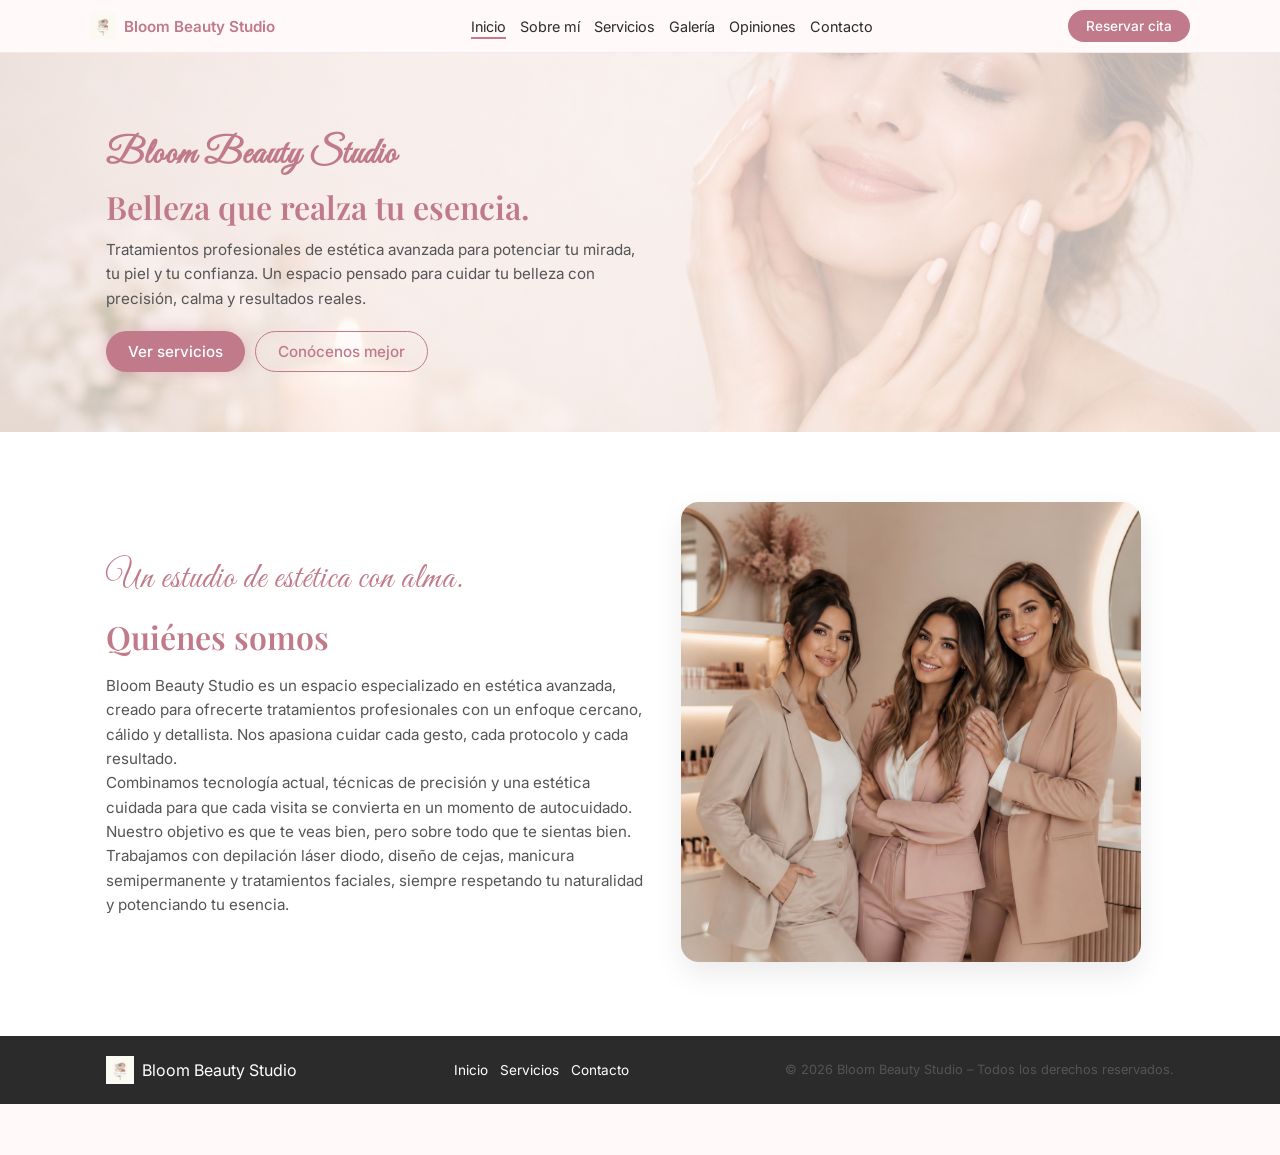
<file: index.html>
<!DOCTYPE html>
<html lang="es">
<head>
  <meta charset="UTF-8">
  <meta name="viewport" content="width=device-width, initial-scale=1.0">
  <title>Bloom Beauty Studio · Inicio</title>
  <link href="https://fonts.googleapis.com/css2?family=Great+Vibes&family=Playfair+Display:wght@500;600&family=Inter:wght@400;500;600&display=swap" rel="stylesheet">
  <link rel="stylesheet" href="style.css">

  <style>
    /* Glitter Rain */
    .glitter-rain {
      position: fixed;
      top: 0;
      left: 0;
      width: 100%;
      height: 100%;
      pointer-events: none;
      overflow: hidden;
      animation: fadeOut 3s forwards;
      z-index: 9999;
    }

    .glitter {
      position: absolute;
      width: 6px;
      height: 6px;
      background: rgba(255, 215, 255, 0.9);
      border-radius: 50%;
      animation: fall 3s linear forwards;
    }

    @keyframes fall {
      from { transform: translateY(-50px); opacity: 1; }
      to { transform: translateY(100vh); opacity: 0; }
    }

    @keyframes fadeOut {
      from { opacity: 1; }
      to { opacity: 0; visibility: hidden; }
    }
  </style>

  <script>
    // Generar glitter al entrar
    document.addEventListener("DOMContentLoaded", () => {
      const container = document.createElement("div");
      container.className = "glitter-rain";

      for (let i = 0; i < 60; i++) {
        const dot = document.createElement("div");
        dot.className = "glitter";
        dot.style.left = Math.random() * 100 + "vw";
        dot.style.animationDelay = Math.random() * 1.5 + "s";
        container.appendChild(dot);
      }

      document.body.appendChild(container);

      setTimeout(() => container.remove(), 3000);
    });
  </script>

</head>

<body>

<header class="header">
  <div class="container header__inner">
    <div class="header__brand">
      <img src="img/Logo.png" alt="Bloom Beauty Studio Logo" class="header__logo header__logo--small">
      <span class="header__name">Bloom Beauty Studio</span>
    </div>
    <nav class="header__nav">
      <a href="index.html" class="active">Inicio</a>
      <a href="sobre.html">Sobre mí</a>
      <a href="servicios.html">Servicios</a>
      <a href="galeria.html">Galería</a>
      <a href="opiniones.html">Opiniones</a>
      <a href="contacto.html">Contacto</a>
    </nav>
    <a href="contacto.html" class="btn btn--primary btn--small">Reservar cita</a>
  </div>
</header>

<section class="hero hero--bg fade-in">
  <div class="container hero__inner">
    <div class="hero__text">
      <h1 class="manuscrita">Bloom Beauty Studio</h1>
      <h2 class="hero__title">Belleza que realza tu esencia.</h2>
      <p class="hero__subtitle">
        Tratamientos profesionales de estética avanzada para potenciar tu mirada, tu piel y tu confianza.
        Un espacio pensado para cuidar tu belleza con precisión, calma y resultados reales.
      </p>
      <div class="hero__actions">
        <a href="servicios.html" class="btn btn--primary btn--glow">Ver servicios</a>
        <a href="sobre.html" class="btn btn--outline">Conócenos mejor</a>
      </div>
    </div>
    <div class="hero__image glitter slide-up">
      <img src="img/herobloompro.png" alt="Bloom Beauty Studio">
    </div>
  </div>
</section>

<section class="section section--light fade-in">
  <div class="container section__two-cols">
    <div class="section__content">
      <p class="manuscrita">Un estudio de estética con alma.</p>
      <h2>Quiénes somos</h2>
      <p>
        Bloom Beauty Studio es un espacio especializado en estética avanzada, creado para ofrecerte tratamientos
        profesionales con un enfoque cercano, cálido y detallista. Nos apasiona cuidar cada gesto, cada protocolo
        y cada resultado.
      </p>
      <p>
        Combinamos tecnología actual, técnicas de precisión y una estética cuidada para que cada visita se convierta
        en un momento de autocuidado. Nuestro objetivo es que te veas bien, pero sobre todo que te sientas bien.
      </p>
      <p>
        Trabajamos con depilación láser diodo, diseño de cejas, manicura semipermanente y tratamientos faciales,
        siempre respetando tu naturalidad y potenciando tu esencia.
      </p>
    </div>

    <div class="section__image slide-up">
      <img src="img/quienes-somos.png" alt="Estudio Bloom Beauty">
    </div>

  </div>
</section>

<footer class="footer">
  <div class="container footer__inner">
    <div class="footer__brand">
      <img src="img/Logo.png" alt="Bloom Logo">
      <span>Bloom Beauty Studio</span>
    </div>
    <div class="footer__links">
      <a href="index.html">Inicio</a>
      <a href="servicios.html">Servicios</a>
      <a href="contacto.html">Contacto</a>
    </div>
    <p class="footer__copy">© 2026 Bloom Beauty Studio – Todos los derechos reservados.</p>
  </div>
</footer>
<script src="scroll-animations.js"></script>

</body>
</html>
</file>
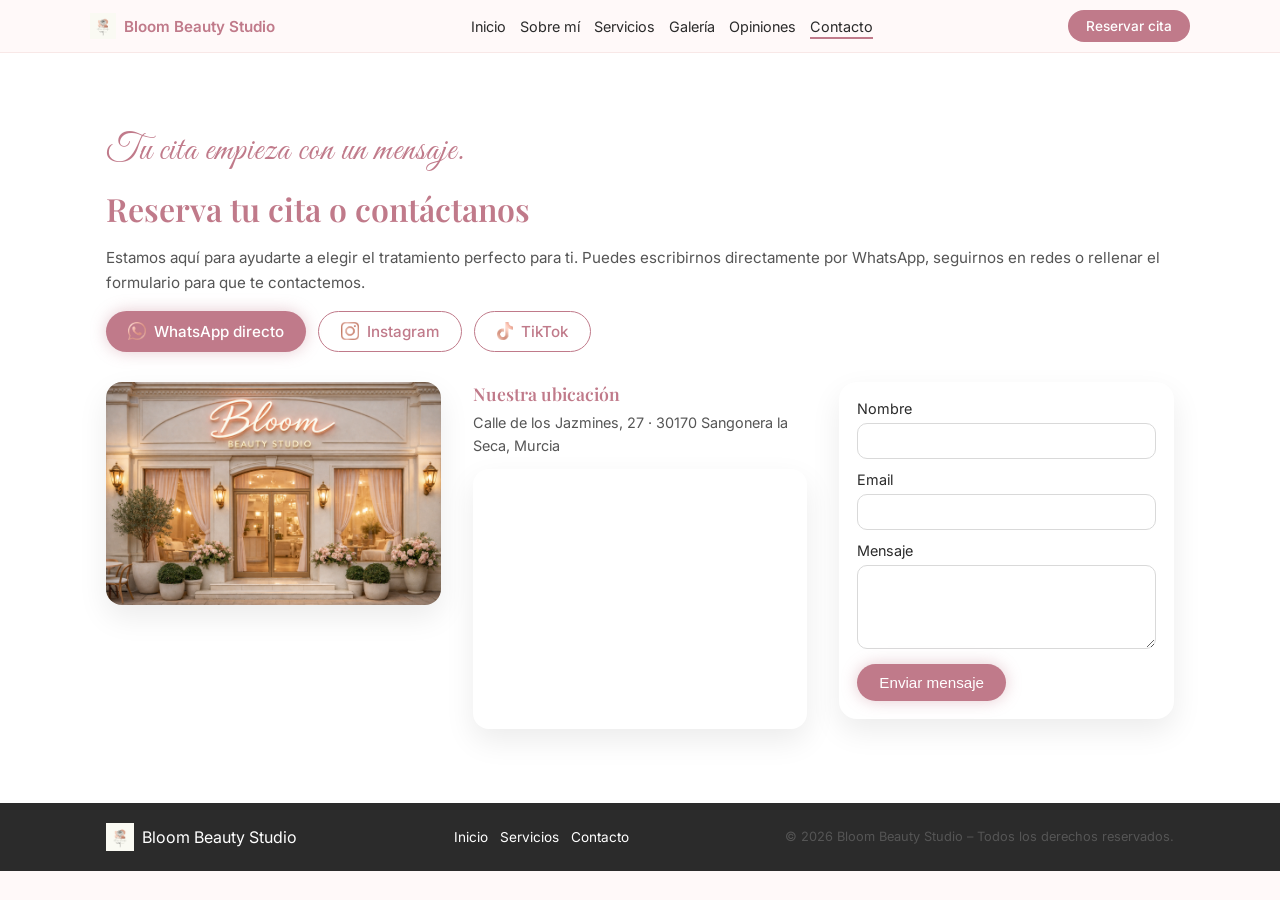
<file: contacto.html>
<!DOCTYPE html>
<html lang="es">
<head>
  <meta charset="UTF-8">
  <meta name="viewport" content="width=device-width, initial-scale=1.0">
  <title>Bloom Beauty Studio · Contacto</title>
  <link href="https://fonts.googleapis.com/css2?family=Great+Vibes&family=Playfair+Display:wght@500;600&family=Inter:wght@400;500;600&display=swap" rel="stylesheet">
  <link rel="stylesheet" href="style.css">
</head>
<body>

<header class="header">
  <div class="container header__inner">
    <div class="header__brand">
      <img src="img/Logo.png" alt="Bloom Beauty Studio Logo" class="header__logo header__logo--small">
      <span class="header__name">Bloom Beauty Studio</span>
    </div>
    <nav class="header__nav">
      <a href="index.html">Inicio</a>
      <a href="sobre.html">Sobre mí</a>
      <a href="servicios.html">Servicios</a>
      <a href="galeria.html">Galería</a>
      <a href="opiniones.html">Opiniones</a>
      <a href="contacto.html" class="active">Contacto</a>
    </nav>
    <a href="contacto.html" class="btn btn--primary btn--small">Reservar cita</a>
  </div>
</header>

<section class="section section--light fade-in">
  <div class="container">

    <p class="manuscrita">Tu cita empieza con un mensaje.</p>
    <h2>Reserva tu cita o contáctanos</h2>
    <p>
      Estamos aquí para ayudarte a elegir el tratamiento perfecto para ti. Puedes escribirnos directamente por WhatsApp,
      seguirnos en redes o rellenar el formulario para que te contactemos.
    </p>

    <div class="contact__actions">
      <a href="https://wa.me/34600000000" target="_blank" class="btn btn--primary btn--glow contact__whatsapp">
        <img src="img/iconowhatsapp.png" alt="WhatsApp">
        WhatsApp directo
      </a>
      <a href="#" target="_blank" class="btn btn--outline contact__social-btn">
        <img src="img/logoinstagram.png" alt="Instagram">
        Instagram
      </a>
      <a href="#" target="_blank" class="btn btn--outline contact__social-btn">
        <img src="img/logotiktok.png" alt="TikTok">
        TikTok
      </a>
    </div>

    <!-- NUEVO BLOQUE DE 3 COLUMNAS -->
    <div class="section__three-cols">

      <!-- Columna 1: Imagen del estudio -->
      <div class="contact__visual slide-up">
        <img src="img/ubicacion-bloom.png" alt="Estudio Bloom Beauty Studio" class="contact__studio-img">
      </div>

      <!-- Columna 2: Mapa ficticio -->
      <div class="contact__map contact__map--ficticio slide-up">
        <h3 class="map-title">Nuestra ubicación</h3>
        <p class="map-address">Calle de los Jazmines, 27 · 30170 Sangonera la Seca, Murcia</p>

        <iframe
          class="map-frame"
          src="https://maps.google.com/maps?q=Calle%20de%20los%20Jazmines%2027%20Sangonera%20la%20Seca&t=&z=15&ie=UTF8&iwloc=&output=embed"
          allowfullscreen=""
          loading="lazy">
        </iframe>
      </div>

      <!-- Columna 3: Formulario -->
      <form class="contact__form slide-up">
        <label>
          Nombre
          <input type="text" name="nombre" required>
        </label>
        <label>
          Email
          <input type="email" name="email" required>
        </label>
        <label>
          Mensaje
          <textarea name="mensaje" rows="4" required></textarea>
        </label>
        <button type="submit" class="btn btn--primary btn--glow">Enviar mensaje</button>
      </form>

    </div>

  </div>
</section>

<footer class="footer">
  <div class="container footer__inner">
    <div class="footer__brand">
      <img src="img/Logo.png" alt="Bloom Logo">
      <span>Bloom Beauty Studio</span>
    </div>
    <div class="footer__links">
      <a href="index.html">Inicio</a>
      <a href="servicios.html">Servicios</a>
      <a href="contacto.html">Contacto</a>
    </div>
    <p class="footer__copy">© 2026 Bloom Beauty Studio – Todos los derechos reservados.</p>
  </div>
</footer>
<script src="scroll-animations.js"></script>

</body>
</html>
</file>
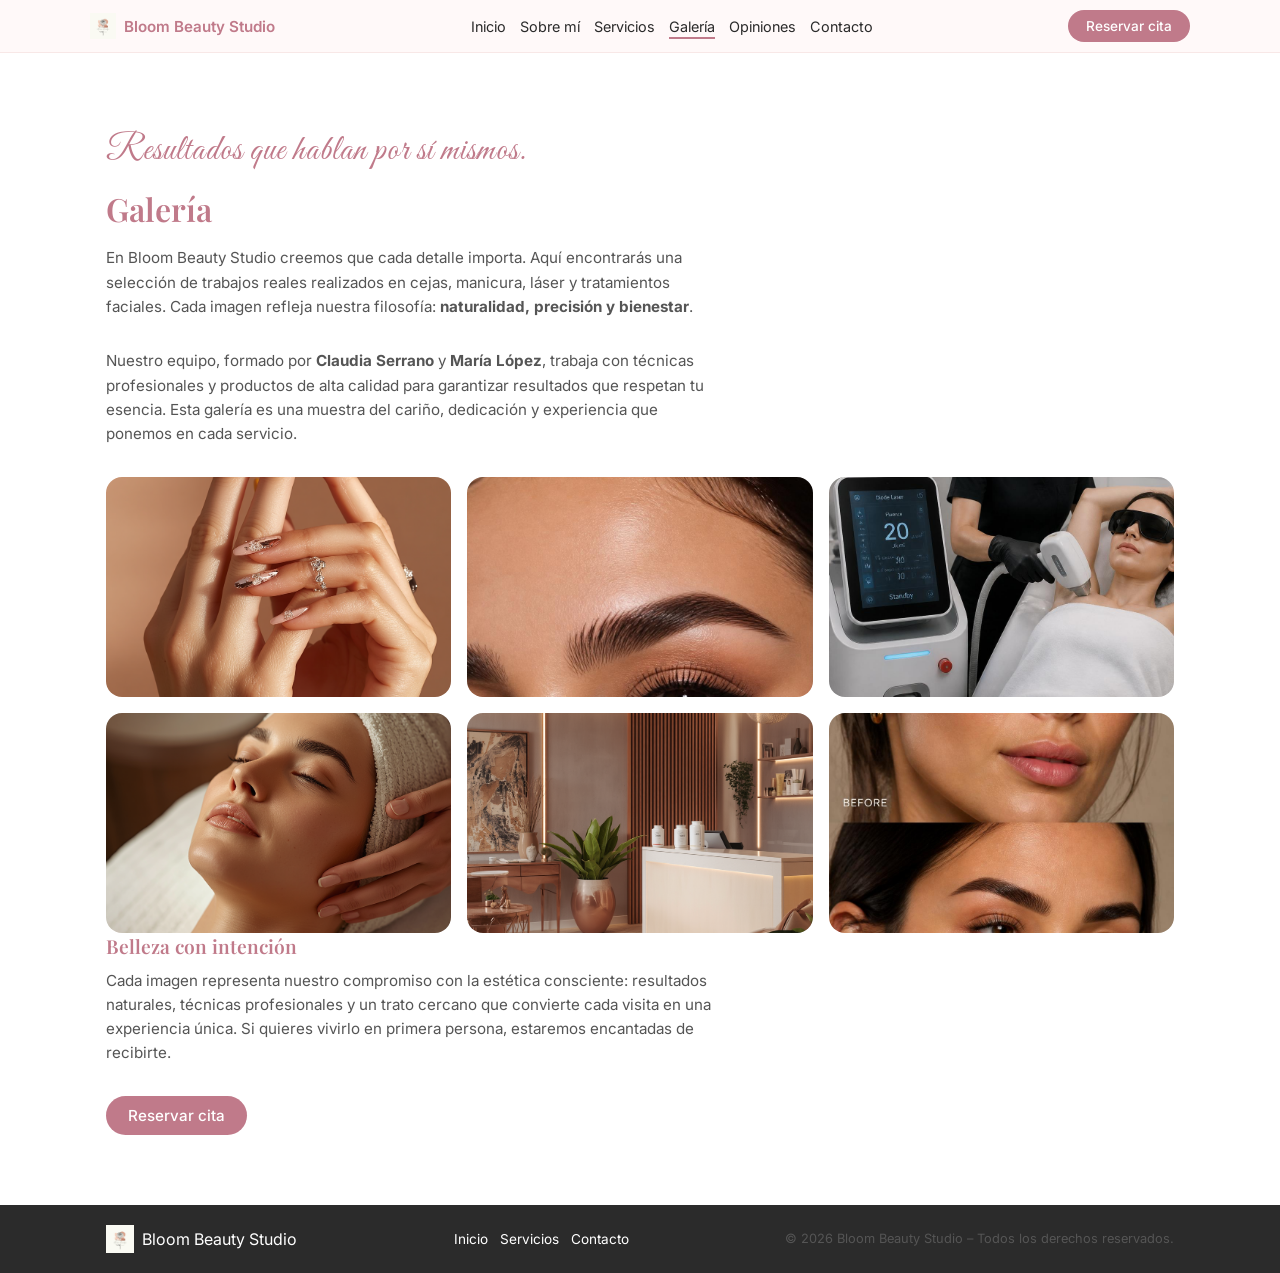
<file: galeria.html>
<!DOCTYPE html>
<html lang="es">
<head>
  <meta charset="UTF-8">
  <meta name="viewport" content="width=device-width, initial-scale=1.0">
  <title>Bloom Beauty Studio · Galería</title>
  <link href="https://fonts.googleapis.com/css2?family=Great+Vibes&family=Playfair+Display:wght@500;600&family=Inter:wght@400;500;600&display=swap" rel="stylesheet">
  <link rel="stylesheet" href="style.css">
</head>
<body>

<header class="header fade-in">
  <div class="container header__inner">
    <div class="header__brand slide-left">
      <img src="img/Logo.png" alt="Bloom Beauty Studio Logo" class="header__logo header__logo--small">
      <span class="header__name">Bloom Beauty Studio</span>
    </div>
    <nav class="header__nav slide-right">
      <a href="index.html">Inicio</a>
      <a href="sobre.html">Sobre mí</a>
      <a href="servicios.html">Servicios</a>
      <a href="galeria.html" class="active">Galería</a>
      <a href="opiniones.html">Opiniones</a>
      <a href="contacto.html">Contacto</a>
    </nav>
    <a href="contacto.html" class="btn btn--primary btn--small slide-up">Reservar cita</a>
  </div>
</header>

<section class="section section--light fade-in">
  <div class="container">

    <p class="manuscrita fade-in">Resultados que hablan por sí mismos.</p>
    <h2 class="fade-in">Galería</h2>

    <p class="section__intro fade-in">
      En Bloom Beauty Studio creemos que cada detalle importa. Aquí encontrarás una selección de trabajos reales
      realizados en cejas, manicura, láser y tratamientos faciales. Cada imagen refleja nuestra filosofía:
      <strong>naturalidad, precisión y bienestar</strong>.
    </p>

    <p class="section__intro fade-in">
      Nuestro equipo, formado por <strong>Claudia Serrano</strong> y <strong>María López</strong>, trabaja con técnicas
      profesionales y productos de alta calidad para garantizar resultados que respetan tu esencia. Esta galería es una
      muestra del cariño, dedicación y experiencia que ponemos en cada servicio.
    </p>

    <div class="grid grid--gallery">

      <!-- MANICURA PREMIUM -->
      <div class="flip-card zoom-in">
        <div class="flip-card-inner">
          <div class="flip-card-front">
            <img src="img/manicurapremium.png" alt="Manicura premium">
          </div>
          <div class="flip-card-back">
            <h3>Manicura Premium</h3>
            <p>
              Manicura semipermanente con preparación profunda de la uña, productos profesionales y acabado perfecto.
              Diseñada para durar semanas sin perder brillo ni calidad.
            </p>
          </div>
        </div>
      </div>

      <!-- CEJAS PERFECTAS -->
      <div class="flip-card zoom-in">
        <div class="flip-card-inner">
          <div class="flip-card-front">
            <img src="img/cejasperfectas.png" alt="Cejas perfectas">
          </div>
          <div class="flip-card-back">
            <h3>Cejas Perfectas</h3>
            <p>
              Diseño de cejas con medición profesional, visagismo y técnica precisa. Realzamos tu mirada respetando la
              armonía natural de tu rostro.
            </p>
          </div>
        </div>
      </div>

      <!-- LÁSER DIODO -->
      <div class="flip-card zoom-in">
        <div class="flip-card-inner">
          <div class="flip-card-front">
            <img src="img/laserdiodoenaccion.png" alt="Láser diodo en acción">
          </div>
          <div class="flip-card-back">
            <h3>Depilación Láser Diodo</h3>
            <p>
              Sesiones realizadas con aparatología avanzada y protocolos de seguridad. Explicamos cada paso y cuidamos tu
              piel antes y después del tratamiento.
            </p>
          </div>
        </div>
      </div>

      <!-- FACIAL LUJO -->
      <div class="flip-card zoom-in">
        <div class="flip-card-inner">
          <div class="flip-card-front">
            <img src="img/tratamientofaciallujo.png" alt="Tratamiento facial lujo">
          </div>
          <div class="flip-card-back">
            <h3>Facial de Lujo</h3>
            <p>
              Limpieza profunda, exfoliación, masaje y mascarilla específica para devolver luminosidad, suavidad y
              frescura a tu piel. Un ritual completo de bienestar.
            </p>
          </div>
        </div>
      </div>

      <!-- DETALLE DEL ESTUDIO -->
      <div class="flip-card zoom-in">
        <div class="flip-card-inner">
          <div class="flip-card-front">
            <img src="img/detalleestudio.png" alt="Detalle del estudio">
          </div>
          <div class="flip-card-back">
            <h3>Detalles del Estudio</h3>
            <p>
              Un espacio cálido, ordenado y pensado para tu comodidad. Cada rincón está diseñado para que vivas una
              experiencia relajante desde el primer momento.
            </p>
          </div>
        </div>
      </div>

      <!-- ANTES Y DESPUÉS -->
      <div class="flip-card zoom-in">
        <div class="flip-card-inner">
          <div class="flip-card-front">
            <img src="img/antesdespuescejas.png" alt="Antes y después cejas">
          </div>
          <div class="flip-card-back">
            <h3>Antes y Después</h3>
            <p>
              Comparativa real de cejas antes y después del diseño. Un ejemplo claro del cambio que aporta un trabajo
              profesional y personalizado.
            </p>
          </div>
        </div>
      </div>

    </div>

    <h3 class="gallery__subtitle fade-in">Belleza con intención</h3>
    <p class="section__intro fade-in">
      Cada imagen representa nuestro compromiso con la estética consciente: resultados naturales, técnicas profesionales
      y un trato cercano que convierte cada visita en una experiencia única. Si quieres vivirlo en primera persona,
      estaremos encantadas de recibirte.
    </p>

    <div class="center slide-up">
      <a href="contacto.html" class="btn btn--primary">Reservar cita</a>
    </div>

  </div>
</section>

<footer class="footer fade-in">
  <div class="container footer__inner">
    <div class="footer__brand slide-left">
      <img src="img/Logo.png" alt="Bloom Logo">
      <span>Bloom Beauty Studio</span>
    </div>
    <div class="footer__links slide-right">
      <a href="index.html">Inicio</a>
      <a href="servicios.html">Servicios</a>
      <a href="contacto.html">Contacto</a>
    </div>
    <p class="footer__copy">© 2026 Bloom Beauty Studio – Todos los derechos reservados.</p>
  </div>
</footer>

<script src="scroll-animations.js"></script>
</body>
</html>
</file>
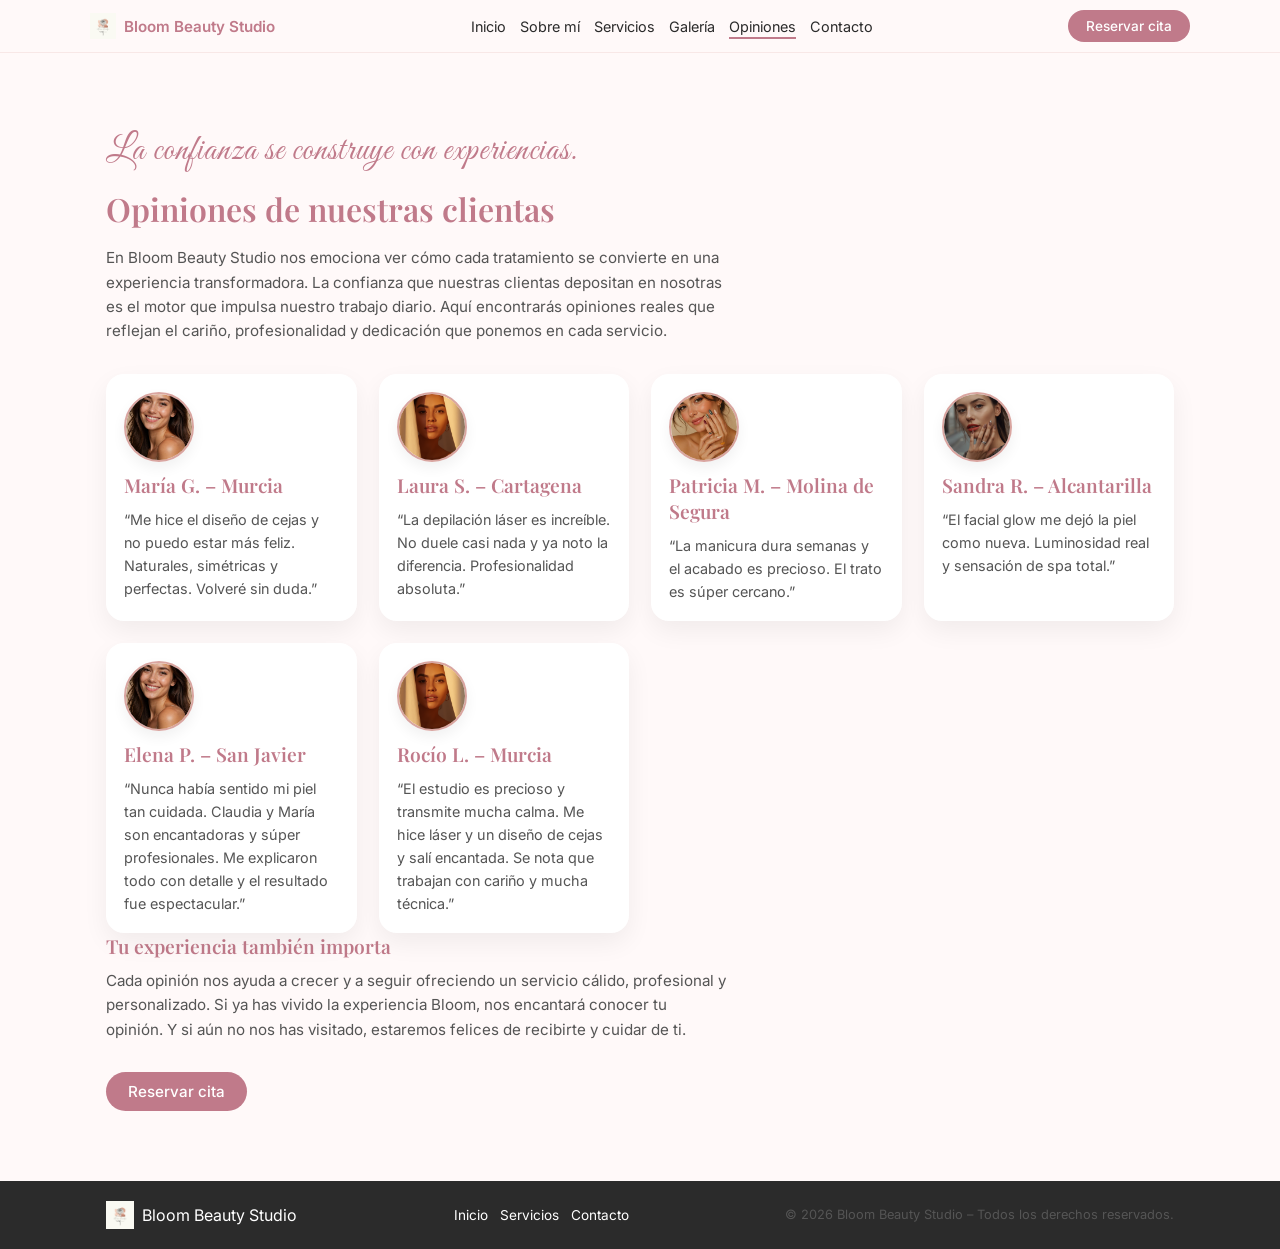
<file: opiniones.html>
<!DOCTYPE html>
<html lang="es">
<head>
  <meta charset="UTF-8">
  <meta name="viewport" content="width=device-width, initial-scale=1.0">
  <title>Bloom Beauty Studio · Opiniones</title>
  <link href="https://fonts.googleapis.com/css2?family=Great+Vibes&family=Playfair+Display:wght@500;600&family=Inter:wght@400;500;600&display=swap" rel="stylesheet">
  <link rel="stylesheet" href="style.css">
</head>
<body>

<header class="header">
  <div class="container header__inner">
    <div class="header__brand">
      <img src="img/Logo.png" alt="Bloom Beauty Studio Logo" class="header__logo header__logo--small">
      <span class="header__name">Bloom Beauty Studio</span>
    </div>
    <nav class="header__nav">
      <a href="index.html">Inicio</a>
      <a href="sobre.html">Sobre mí</a>
      <a href="servicios.html">Servicios</a>
      <a href="galeria.html">Galería</a>
      <a href="opiniones.html" class="active">Opiniones</a>
      <a href="contacto.html">Contacto</a>
    </nav>
    <a href="contacto.html" class="btn btn--primary btn--small">Reservar cita</a>
  </div>
</header>

<section class="section fade-in">
  <div class="container">

    <p class="manuscrita">La confianza se construye con experiencias.</p>
    <h2>Opiniones de nuestras clientas</h2>

    <p class="section__intro">
      En Bloom Beauty Studio nos emociona ver cómo cada tratamiento se convierte en una experiencia transformadora.
      La confianza que nuestras clientas depositan en nosotras es el motor que impulsa nuestro trabajo diario.
      Aquí encontrarás opiniones reales que reflejan el cariño, profesionalidad y dedicación que ponemos en cada servicio.
    </p>

    <div class="cards cards--testimonios">

      <!-- TESTIMONIO 1 -->
      <article class="card card--testimonial slide-up">
        <div class="card__avatar-wrapper">
          <img src="img/testimonio1.png" alt="Testimonio 1" class="card__avatar">
        </div>
        <h3>María G. – Murcia</h3>
        <p>
          “Me hice el diseño de cejas y no puedo estar más feliz. Naturales, simétricas y perfectas. Volveré sin duda.”
        </p>
      </article>

      <!-- TESTIMONIO 2 -->
      <article class="card card--testimonial slide-up">
        <div class="card__avatar-wrapper">
          <img src="img/testimonio2.png" alt="Testimonio 2" class="card__avatar">
        </div>
        <h3>Laura S. – Cartagena</h3>
        <p>
          “La depilación láser es increíble. No duele casi nada y ya noto la diferencia. Profesionalidad absoluta.”
        </p>
      </article>

      <!-- TESTIMONIO 3 -->
      <article class="card card--testimonial slide-up">
        <div class="card__avatar-wrapper">
          <img src="img/testimonio3.png" alt="Testimonio 3" class="card__avatar">
        </div>
        <h3>Patricia M. – Molina de Segura</h3>
        <p>
          “La manicura dura semanas y el acabado es precioso. El trato es súper cercano.”
        </p>
      </article>

      <!-- TESTIMONIO 4 -->
      <article class="card card--testimonial slide-up">
        <div class="card__avatar-wrapper">
          <img src="img/testimonio4.png" alt="Testimonio 4" class="card__avatar">
        </div>
        <h3>Sandra R. – Alcantarilla</h3>
        <p>
          “El facial glow me dejó la piel como nueva. Luminosidad real y sensación de spa total.”
        </p>
      </article>

      <!-- TESTIMONIO NUEVO 5 -->
      <article class="card card--testimonial slide-up">
        <div class="card__avatar-wrapper">
          <img src="img/testimonio1.png" alt="Testimonio 5" class="card__avatar">
        </div>
        <h3>Elena P. – San Javier</h3>
        <p>
          “Nunca había sentido mi piel tan cuidada. Claudia y María son encantadoras y súper profesionales.
          Me explicaron todo con detalle y el resultado fue espectacular.”
        </p>
      </article>

      <!-- TESTIMONIO NUEVO 6 -->
      <article class="card card--testimonial slide-up">
        <div class="card__avatar-wrapper">
          <img src="img/testimonio2.png" alt="Testimonio 6" class="card__avatar">
        </div>
        <h3>Rocío L. – Murcia</h3>
        <p>
          “El estudio es precioso y transmite mucha calma. Me hice láser y un diseño de cejas y salí encantada.
          Se nota que trabajan con cariño y mucha técnica.”
        </p>
      </article>

    </div>

    <h3 class="gallery__subtitle">Tu experiencia también importa</h3>
    <p class="section__intro">
      Cada opinión nos ayuda a crecer y a seguir ofreciendo un servicio cálido, profesional y personalizado.
      Si ya has vivido la experiencia Bloom, nos encantará conocer tu opinión.
      Y si aún no nos has visitado, estaremos felices de recibirte y cuidar de ti.
    </p>

    <div class="center">
      <a href="contacto.html" class="btn btn--primary">Reservar cita</a>
    </div>

  </div>
</section>

<footer class="footer">
  <div class="container footer__inner">
    <div class="footer__brand">
      <img src="img/Logo.png" alt="Bloom Logo">
      <span>Bloom Beauty Studio</span>
    </div>
    <div class="footer__links">
      <a href="index.html">Inicio</a>
      <a href="servicios.html">Servicios</a>
      <a href="contacto.html">Contacto</a>
    </div>
    <p class="footer__copy">© 2026 Bloom Beauty Studio – Todos los derechos reservados.</p>
  </div>
</footer>
<script src="scroll-animations.js"></script>

</body>
</html>
</file>
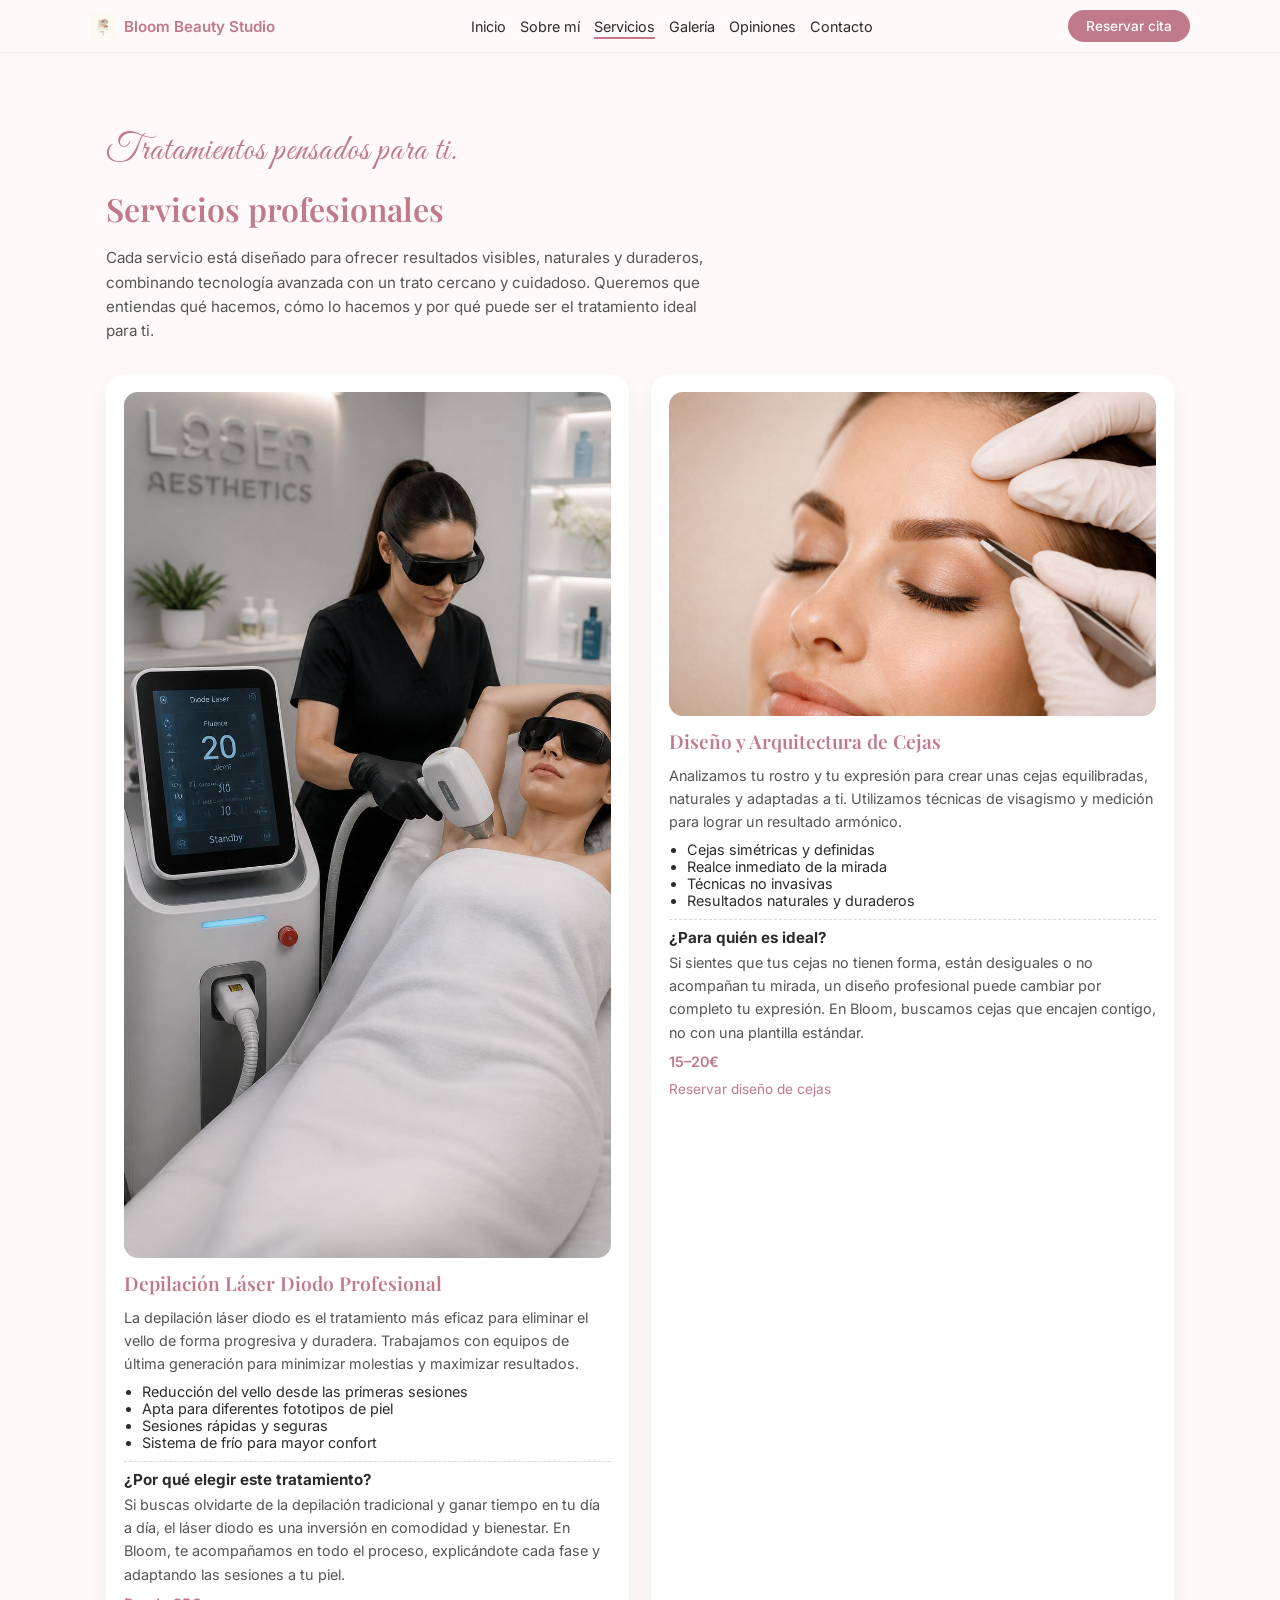
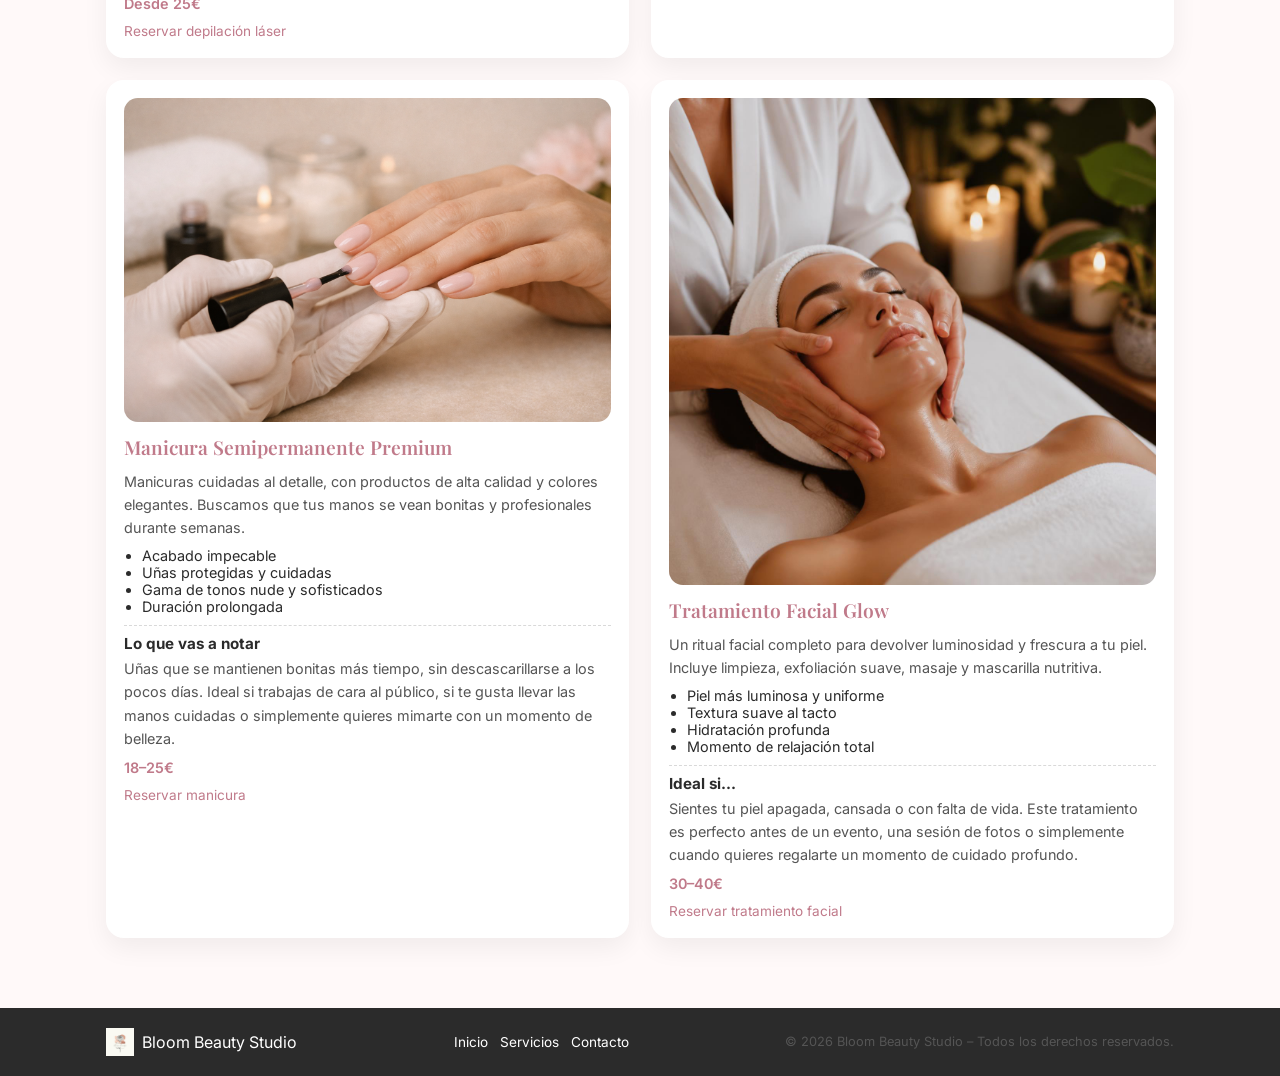
<file: servicios.html>
<!DOCTYPE html>
<html lang="es">
<head>
  <meta charset="UTF-8">
  <meta name="viewport" content="width=device-width, initial-scale=1.0">
  <title>Bloom Beauty Studio · Servicios</title>
  <link href="https://fonts.googleapis.com/css2?family=Great+Vibes&family=Playfair+Display:wght@500;600&family=Inter:wght@400;500;600&display=swap" rel="stylesheet">
  <link rel="stylesheet" href="style.css">
</head>
<body>

<header class="header">
  <div class="container header__inner">
    <div class="header__brand">
      <img src="img/Logo.png" alt="Bloom Beauty Studio Logo" class="header__logo header__logo--small">
      <span class="header__name">Bloom Beauty Studio</span>
    </div>
    <nav class="header__nav">
      <a href="index.html">Inicio</a>
      <a href="sobre.html">Sobre mí</a>
      <a href="servicios.html" class="active">Servicios</a>
      <a href="galeria.html">Galería</a>
      <a href="opiniones.html">Opiniones</a>
      <a href="contacto.html">Contacto</a>
    </nav>
    <a href="contacto.html" class="btn btn--primary btn--small">Reservar cita</a>
  </div>
</header>

<section class="section fade-in">
  <div class="container">
    <p class="manuscrita">Tratamientos pensados para ti.</p>
    <h2>Servicios profesionales</h2>
    <p class="section__intro">
      Cada servicio está diseñado para ofrecer resultados visibles, naturales y duraderos, combinando tecnología avanzada
      con un trato cercano y cuidadoso. Queremos que entiendas qué hacemos, cómo lo hacemos y por qué puede ser el tratamiento ideal para ti.
    </p>

    <div class="cards cards--services">
      <article class="card slide-up">
        <div class="card__image-wrapper">
          <img src="img/laserdiodoenaccion.png" alt="Depilación láser diodo">
        </div>
        <h3>Depilación Láser Diodo Profesional</h3>
        <p>
          La depilación láser diodo es el tratamiento más eficaz para eliminar el vello de forma progresiva y duradera.
          Trabajamos con equipos de última generación para minimizar molestias y maximizar resultados.
        </p>
        <ul>
          <li>Reducción del vello desde las primeras sesiones</li>
          <li>Apta para diferentes fototipos de piel</li>
          <li>Sesiones rápidas y seguras</li>
          <li>Sistema de frío para mayor confort</li>
        </ul>
        <div class="card__extra">
          <h4>¿Por qué elegir este tratamiento?</h4>
          <p>
            Si buscas olvidarte de la depilación tradicional y ganar tiempo en tu día a día, el láser diodo es una inversión
            en comodidad y bienestar. En Bloom, te acompañamos en todo el proceso, explicándote cada fase y adaptando las sesiones a tu piel.
          </p>
        </div>
        <p class="card__price">Desde 25€</p>
        <a href="contacto.html" class="card__cta">Reservar depilación láser</a>
      </article>

      <article class="card slide-up">
        <div class="card__image-wrapper">
          <img src="img/servicio-cejas.png" alt="Diseño de cejas">
        </div>
        <h3>Diseño y Arquitectura de Cejas</h3>
        <p>
          Analizamos tu rostro y tu expresión para crear unas cejas equilibradas, naturales y adaptadas a ti. Utilizamos
          técnicas de visagismo y medición para lograr un resultado armónico.
        </p>
        <ul>
          <li>Cejas simétricas y definidas</li>
          <li>Realce inmediato de la mirada</li>
          <li>Técnicas no invasivas</li>
          <li>Resultados naturales y duraderos</li>
        </ul>
        <div class="card__extra">
          <h4>¿Para quién es ideal?</h4>
          <p>
            Si sientes que tus cejas no tienen forma, están desiguales o no acompañan tu mirada, un diseño profesional
            puede cambiar por completo tu expresión. En Bloom, buscamos cejas que encajen contigo, no con una plantilla estándar.
          </p>
        </div>
        <p class="card__price">15–20€</p>
        <a href="contacto.html" class="card__cta">Reservar diseño de cejas</a>
      </article>

      <article class="card slide-up">
        <div class="card__image-wrapper">
          <img src="img/servicio-manicura.png" alt="Manicura semipermanente">
        </div>
        <h3>Manicura Semipermanente Premium</h3>
        <p>
          Manicuras cuidadas al detalle, con productos de alta calidad y colores elegantes. Buscamos que tus manos se vean
          bonitas y profesionales durante semanas.
        </p>
        <ul>
          <li>Acabado impecable</li>
          <li>Uñas protegidas y cuidadas</li>
          <li>Gama de tonos nude y sofisticados</li>
          <li>Duración prolongada</li>
        </ul>
        <div class="card__extra">
          <h4>Lo que vas a notar</h4>
          <p>
            Uñas que se mantienen bonitas más tiempo, sin descascarillarse a los pocos días. Ideal si trabajas de cara al público,
            si te gusta llevar las manos cuidadas o simplemente quieres mimarte con un momento de belleza.
          </p>
        </div>
        <p class="card__price">18–25€</p>
        <a href="contacto.html" class="card__cta">Reservar manicura</a>
      </article>

      <article class="card slide-up">
        <div class="card__image-wrapper">
          <img src="img/tratamientofacial.png" alt="Tratamiento facial glow">
        </div>
        <h3>Tratamiento Facial Glow</h3>
        <p>
          Un ritual facial completo para devolver luminosidad y frescura a tu piel. Incluye limpieza, exfoliación suave,
          masaje y mascarilla nutritiva.
        </p>
        <ul>
          <li>Piel más luminosa y uniforme</li>
          <li>Textura suave al tacto</li>
          <li>Hidratación profunda</li>
          <li>Momento de relajación total</li>
        </ul>
        <div class="card__extra">
          <h4>Ideal si...</h4>
          <p>
            Sientes tu piel apagada, cansada o con falta de vida. Este tratamiento es perfecto antes de un evento, una sesión
            de fotos o simplemente cuando quieres regalarte un momento de cuidado profundo.
          </p>
        </div>
        <p class="card__price">30–40€</p>
        <a href="contacto.html" class="card__cta">Reservar tratamiento facial</a>
      </article>
    </div>
  </div>
</section>

<footer class="footer">
  <div class="container footer__inner">
    <div class="footer__brand">
      <img src="img/Logo.png" alt="Bloom Logo">
      <span>Bloom Beauty Studio</span>
    </div>
    <div class="footer__links">
      <a href="index.html">Inicio</a>
      <a href="servicios.html">Servicios</a>
      <a href="contacto.html">Contacto</a>
    </div>
    <p class="footer__copy">© 2026 Bloom Beauty Studio – Todos los derechos reservados.</p>
  </div>
</footer>
<script src="scroll-animations.js"></script>

</body>
</html>
</file>
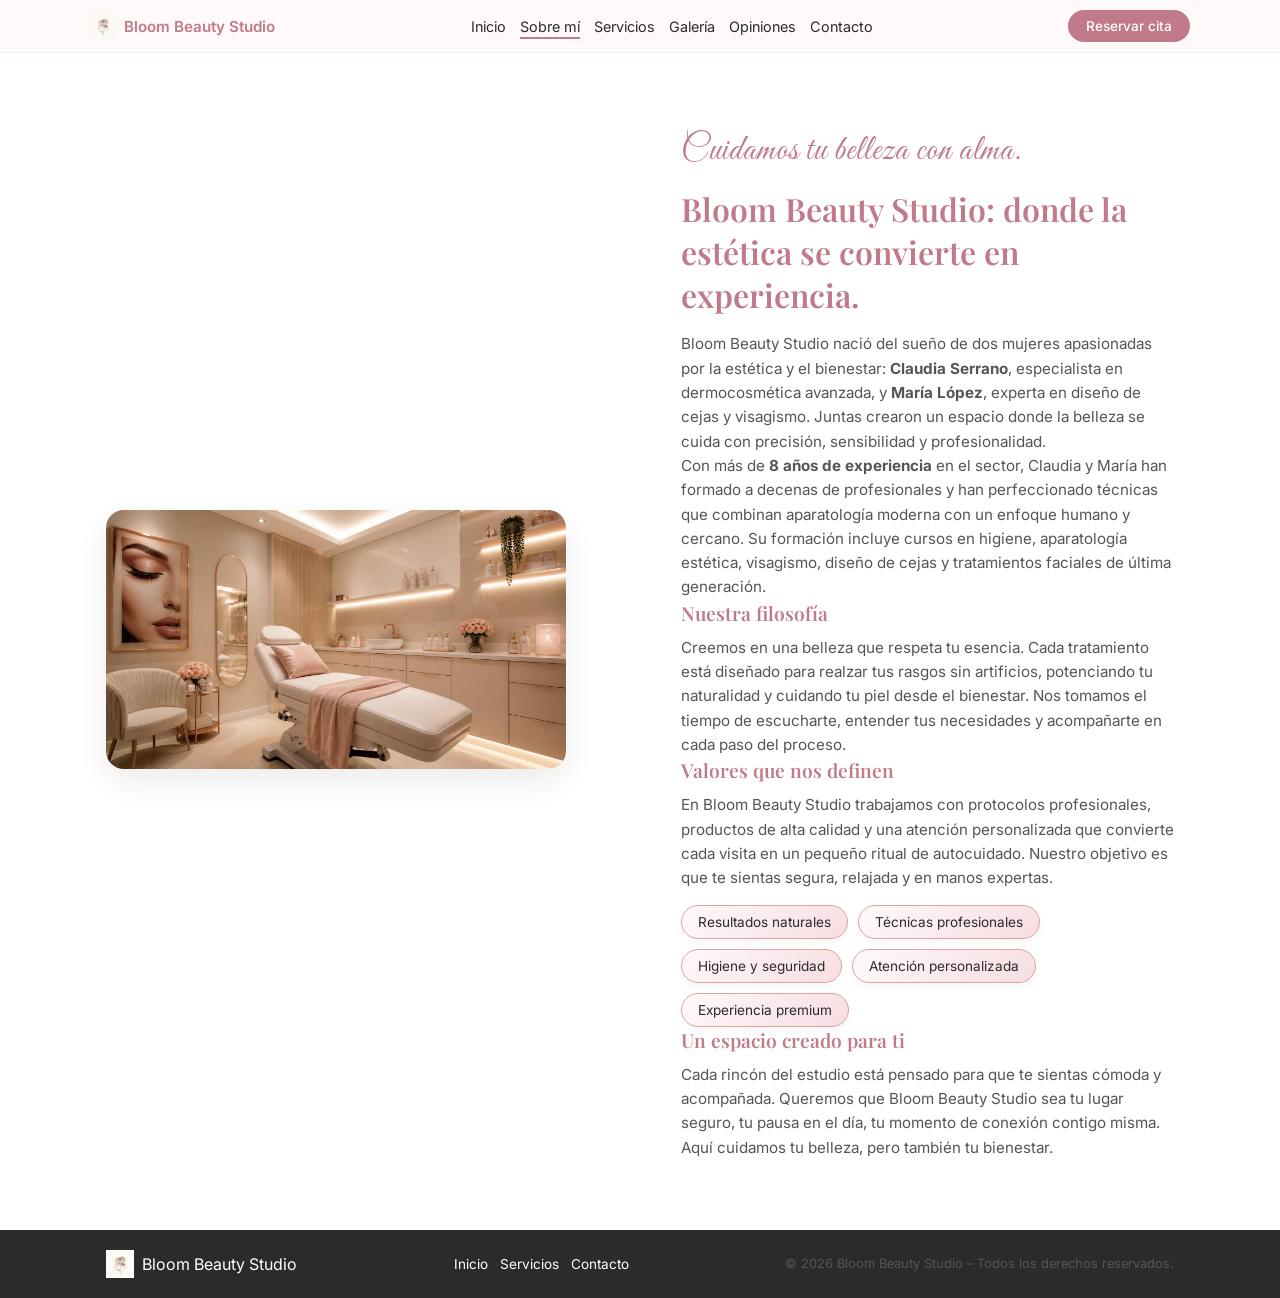
<file: sobre.html>
<!DOCTYPE html>
<html lang="es">
<head>
  <meta charset="UTF-8">
  <meta name="viewport" content="width=device-width, initial-scale=1.0">
  <title>Bloom Beauty Studio · Sobre mí</title>
  <link href="https://fonts.googleapis.com/css2?family=Great+Vibes&family=Playfair+Display:wght@500;600&family=Inter:wght@400;500;600&display=swap" rel="stylesheet">
  <link rel="stylesheet" href="style.css">
</head>
<body>

<header class="header">
  <div class="container header__inner">
    <div class="header__brand">
      <img src="img/Logo.png" alt="Bloom Beauty Studio Logo" class="header__logo header__logo--small">
      <span class="header__name">Bloom Beauty Studio</span>
    </div>
    <nav class="header__nav">
      <a href="index.html">Inicio</a>
      <a href="sobre.html" class="active">Sobre mí</a>
      <a href="servicios.html">Servicios</a>
      <a href="galeria.html">Galería</a>
      <a href="opiniones.html">Opiniones</a>
      <a href="contacto.html">Contacto</a>
    </nav>
    <a href="contacto.html" class="btn btn--primary btn--small">Reservar cita</a>
  </div>
</header>

<section class="section section--light fade-in">
  <div class="container section__two-cols">
    
    <div class="section__image slide-up">
      <img src="img/studio.png" alt="Estudio Bloom Beauty">
    </div>

    <div class="section__content">
      <p class="manuscrita">Cuidamos tu belleza con alma.</p>

      <h2>Bloom Beauty Studio: donde la estética se convierte en experiencia.</h2>

      <p>
        Bloom Beauty Studio nació del sueño de dos mujeres apasionadas por la estética y el bienestar:
        <strong>Claudia Serrano</strong>, especialista en dermocosmética avanzada, y 
        <strong>María López</strong>, experta en diseño de cejas y visagismo. 
        Juntas crearon un espacio donde la belleza se cuida con precisión, sensibilidad y profesionalidad.
      </p>

      <p>
        Con más de <strong>8 años de experiencia</strong> en el sector, Claudia y María han formado a decenas de profesionales
        y han perfeccionado técnicas que combinan aparatología moderna con un enfoque humano y cercano.
        Su formación incluye cursos en higiene, aparatología estética, visagismo, diseño de cejas y tratamientos faciales
        de última generación.
      </p>

      <h3>Nuestra filosofía</h3>
      <p>
        Creemos en una belleza que respeta tu esencia. Cada tratamiento está diseñado para realzar tus rasgos sin
        artificios, potenciando tu naturalidad y cuidando tu piel desde el bienestar. Nos tomamos el tiempo de escucharte,
        entender tus necesidades y acompañarte en cada paso del proceso.
      </p>

      <h3>Valores que nos definen</h3>
      <p>
        En Bloom Beauty Studio trabajamos con protocolos profesionales, productos de alta calidad y una atención
        personalizada que convierte cada visita en un pequeño ritual de autocuidado. Nuestro objetivo es que te sientas
        segura, relajada y en manos expertas.
      </p>

      <div class="pill-list pill-list--interactive">
        <div class="pill tooltip" data-tooltip="Resultados naturales que respetan tu esencia.">
          Resultados naturales
        </div>
        <div class="pill tooltip" data-tooltip="Técnicas de precisión y aparatología avanzada.">
          Técnicas profesionales
        </div>
        <div class="pill tooltip" data-tooltip="Protocolos estrictos de higiene y seguridad.">
          Higiene y seguridad
        </div>
        <div class="pill tooltip" data-tooltip="Tratamientos adaptados a tus necesidades reales.">
          Atención personalizada
        </div>
        <div class="pill tooltip" data-tooltip="Una experiencia completa, cálida y profesional.">
          Experiencia premium
        </div>
      </div>

      <h3>Un espacio creado para ti</h3>
      <p>
        Cada rincón del estudio está pensado para que te sientas cómoda y acompañada. Queremos que Bloom Beauty Studio
        sea tu lugar seguro, tu pausa en el día, tu momento de conexión contigo misma. Aquí cuidamos tu belleza, pero
        también tu bienestar.
      </p>

    </div>
  </div>
</section>

<footer class="footer">
  <div class="container footer__inner">
    <div class="footer__brand">
      <img src="img/Logo.png" alt="Bloom Logo">
      <span>Bloom Beauty Studio</span>
    </div>
    <div class="footer__links">
      <a href="index.html">Inicio</a>
      <a href="servicios.html">Servicios</a>
      <a href="contacto.html">Contacto</a>
    </div>
    <p class="footer__copy">© 2026 Bloom Beauty Studio – Todos los derechos reservados.</p>
  </div>
</footer>
<script src="scroll-animations.js"></script>

</body>
</html>
</file>
<file: style.css>
:root {
  --rosa-nude: #F7DDE2;
  --rosa-palo: #E8B7C8;
  --blanco-calido: #FFF9F9;
  --gris-suave: #D9D9D9;
  --oro-rosado: #D9A5A0;
  --rosa-profundo: #C07A8A;
  --negro-suave: #2B2B2B;
}

/* RESET */
* {
  margin: 0;
  padding: 0;
  box-sizing: border-box;
}

body {
  font-family: "Inter", system-ui, -apple-system, BlinkMacSystemFont, "Segoe UI", sans-serif;
  background-color: var(--blanco-calido);
  color: var(--negro-suave);
  position: relative;
  overflow-x: hidden;
}

/* GLITTER RAIN */
.glitter-rain::before {
  content: "";
  position: fixed;
  inset: 0;
  pointer-events: none;
  background-image:
    radial-gradient(circle at 10% 0%, rgba(247, 221, 226, 0.35) 0, transparent 40%),
    radial-gradient(circle at 90% 20%, rgba(232, 183, 200, 0.35) 0, transparent 40%),
    radial-gradient(circle at 30% 80%, rgba(217, 165, 160, 0.25) 0, transparent 40%);
  opacity: 0;
  animation: glitterRain 2.5s ease-out forwards;
}

@keyframes glitterRain {
  0% { opacity: 0; transform: translateY(-20px); }
  40% { opacity: 1; transform: translateY(0); }
 100% { opacity: 0.6; }
}

/* CONTENEDOR */
.container {
  max-width: 1100px;
  margin: 0 auto;
  padding: 0 16px;
}

/* TIPOGRAFÍA */
h1, h2, h3 {
  font-family: "Playfair Display", serif;
  font-weight: 600;
  color: var(--rosa-profundo);
}

h1 {
  font-size: 2.4rem;
}

h2 {
  font-size: 2rem;
  margin-bottom: 16px;
}

h3 {
  font-size: 1.2rem;
  margin-bottom: 10px;
}

p {
  font-size: 0.95rem;
  line-height: 1.6;
  color: #555;
}

.manuscrita {
  font-family: "Great Vibes", cursive;
  font-size: 2.2rem;
  color: var(--rosa-profundo);
  letter-spacing: 1px;
  margin-bottom: 8px;
}

/* BOTONES */
.btn {
  display: inline-flex;
  align-items: center;
  justify-content: center;
  padding: 10px 22px;
  border-radius: 999px;
  border: none;
  cursor: pointer;
  font-size: 0.95rem;
  font-weight: 500;
  text-decoration: none;
  transition: transform 0.2s ease, box-shadow 0.2s ease, background 0.2s ease, color 0.2s ease;
}

.btn--small {
  padding: 8px 18px;
  font-size: 0.85rem;
}

.btn--primary {
  background: var(--rosa-profundo);
  color: #fff;
}

.btn--outline {
  background: transparent;
  color: var(--rosa-profundo);
  border: 1px solid var(--rosa-profundo);
}

.btn--glow {
  box-shadow: 0 0 16px rgba(192, 122, 138, 0.4);
}

.btn:hover {
  transform: translateY(-1px);
  box-shadow: 0 8px 20px rgba(0, 0, 0, 0.08);
}

/* HEADER */
.header {
  position: sticky;
  top: 0;
  z-index: 10;
  background: rgba(255, 249, 249, 0.95);
  backdrop-filter: blur(10px);
  border-bottom: 1px solid rgba(217, 165, 160, 0.2);
}

.header__inner {
  display: flex;
  align-items: center;
  justify-content: space-between;
  gap: 16px;
  padding: 10px 0;
}

.header__brand {
  display: flex;
  align-items: center;
  gap: 8px;
}

.header__logo {
  height: 32px;
}

.header__logo--small {
  height: 26px;
}

.header__name {
  font-weight: 600;
  color: var(--rosa-profundo);
  font-size: 0.95rem;
}

.header__nav {
  display: flex;
  gap: 14px;
}

.header__nav a {
  font-size: 0.9rem;
  text-decoration: none;
  color: var(--negro-suave);
  position: relative;
}

.header__nav a::after {
  content: "";
  position: absolute;
  left: 0;
  bottom: -4px;
  width: 0;
  height: 2px;
  background: var(--rosa-profundo);
  transition: width 0.2s ease;
}

.header__nav a:hover::after,
.header__nav a.active::after {
  width: 100%;
}

/* SECCIONES */
.section {
  padding: 70px 0;
}

.section--light {
  background-color: #fff;
}

.section__intro {
  max-width: 620px;
  margin-bottom: 30px;
}

/* LAYOUT DOS COLUMNAS */
.section__two-cols {
  display: grid;
  grid-template-columns: minmax(0, 1.1fr) minmax(0, 1fr);
  gap: 32px;
  align-items: center;
}

/* IMÁGENES SECCIÓN */
.section__image img {
  width: 100%;
  max-width: 460px;
  border-radius: 18px;
  box-shadow: 0 12px 30px rgba(0, 0, 0, 0.08);
}

/* HERO */
.hero {
  padding: 80px 0 60px;
}

.hero--bg {
  background-image: url("img/herobeauty.png");
  background-size: cover;
  background-position: center;
  background-repeat: no-repeat;
  position: relative;
}

.hero--bg::before {
  content: "";
  position: absolute;
  inset: 0;
  background: rgba(255, 249, 249, 0.7);
}

.hero__inner {
  position: relative;
  display: grid;
  grid-template-columns: minmax(0, 1.1fr) minmax(0, 1fr);
  gap: 40px;
  align-items: center;
}

.hero__title {
  margin-bottom: 10px;
}

.hero__subtitle {
  margin-bottom: 20px;
}

.hero__actions {
  display: flex;
  flex-wrap: wrap;
  gap: 10px;
}

.hero__image {
  position: relative;
  max-width: 420px;
  border-radius: 22px;
  overflow: hidden;
  box-shadow: 0 18px 40px rgba(0, 0, 0, 0.12);
}

.hero__image img {
  width: 100%;
  display: block;
}

/* Glitter suave en hero */
.glitter::before {
  content: "";
  position: absolute;
  inset: 0;
  background-image:
    radial-gradient(circle at 10% 20%, rgba(231, 201, 169, 0.25) 0, transparent 40%),
    radial-gradient(circle at 80% 0%, rgba(217, 165, 160, 0.25) 0, transparent 40%),
    radial-gradient(circle at 50% 80%, rgba(247, 221, 226, 0.25) 0, transparent 40%);
  mix-blend-mode: screen;
  pointer-events: none;
}

/* PILLS */
.pill-list {
  display: flex;
  flex-wrap: wrap;
  gap: 10px;
  margin-top: 14px;
}

.pill {
  padding: 8px 16px;
  border-radius: 999px;
  border: 1px solid var(--oro-rosado);
  background: linear-gradient(135deg, #FFF9F9, #F7DDE2);
  font-size: 0.85rem;
  color: var(--negro-suave);
  position: relative;
  cursor: default;
  box-shadow: 0 4px 10px rgba(0, 0, 0, 0.04);
  animation: pillPulse 3s ease-in-out infinite;
}

@keyframes pillPulse {
  0%, 100% { transform: translateY(0); box-shadow: 0 4px 10px rgba(0, 0, 0, 0.04); }
  50% { transform: translateY(-1px); box-shadow: 0 6px 14px rgba(0, 0, 0, 0.06); }
}

/* TOOLTIP */
.tooltip::after {
  content: attr(data-tooltip);
  position: absolute;
  left: 50%;
  bottom: 110%;
  transform: translateX(-50%);
  width: 220px;
  padding: 10px;
  border-radius: 10px;
  background: #fff;
  color: #555;
  font-size: 0.8rem;
  box-shadow: 0 10px 24px rgba(0, 0, 0, 0.08);
  opacity: 0;
  pointer-events: none;
  transition: opacity 0.2s ease, transform 0.2s ease;
}

.tooltip:hover::after {
  opacity: 1;
  transform: translateX(-50%) translateY(-4px);
}

/* CARDS */
.cards {
  display: grid;
  gap: 22px;
}

.cards--services {
  grid-template-columns: repeat(2, minmax(0, 1fr));
}

.cards--testimonios {
  grid-template-columns: repeat(4, minmax(0, 1fr));
}

.card {
  background-color: #fff;
  border-radius: 18px;
  padding: 18px;
  box-shadow: 0 10px 26px rgba(0, 0, 0, 0.06);
}

.card__image-wrapper {
  height: auto;
  max-height: none;
  overflow: hidden;
  border-radius: 14px;
  margin-bottom: 12px;
}

.card__image-wrapper img {
  width: 100%;
  height: auto;
  object-fit: cover;
  display: block;
}

.card p {
  font-size: 0.9rem;
}

.card ul {
  margin-top: 8px;
  margin-bottom: 8px;
  padding-left: 18px;
  font-size: 0.9rem;
}

.card__extra {
  margin-top: 10px;
  padding-top: 8px;
  border-top: 1px dashed var(--gris-suave);
}

.card__extra h4 {
  font-size: 0.95rem;
  margin-bottom: 4px;
}

.card__price {
  margin-top: 6px;
  font-weight: 600;
  color: var(--rosa-profundo);
}

.card__cta {
  display: inline-block;
  margin-top: 8px;
  font-size: 0.85rem;
  color: var(--rosa-profundo);
  text-decoration: none;
}

/* TESTIMONIOS */
.card--testimonial {
  text-align: left;
}

.card__avatar-wrapper {
  width: 70px;
  height: 70px;
  border-radius: 50%;
  border: 2px solid var(--oro-rosado);
  overflow: hidden;
  margin-bottom: 10px;
  box-shadow: 0 6px 14px rgba(0, 0, 0, 0.06);
}

.card__avatar {
  width: 100%;
  height: 100%;
  object-fit: cover;
}

/* GALERÍA FLIP */
.grid {
  display: grid;
  gap: 16px;
}

.grid--gallery {
  grid-template-columns: repeat(3, minmax(0, 1fr));
}

.flip-card {
  background-color: transparent;
  width: 100%;
  height: 220px;
  perspective: 1000px;
}

.flip-card-inner {
  position: relative;
  width: 100%;
  height: 100%;
  transition: transform 0.6s;
  transform-style: preserve-3d;
}

.flip-card:hover .flip-card-inner {
  transform: rotateY(180deg);
}

.flip-card-front,
.flip-card-back {
  position: absolute;
  width: 100%;
  height: 100%;
  border-radius: 16px;
  backface-visibility: hidden;
  overflow: hidden;
}

.flip-card-front img {
  width: 100%;
  height: 100%;
  object-fit: cover;
}

.flip-card-back {
  background: #FFF9F9;
  border: 1px solid var(--rosa-nude);
  padding: 14px;
  transform: rotateY(180deg);
}

.flip-card-back h3 {
  margin-bottom: 6px;
}

/* CONTACTO */
.contact__actions {
  display: flex;
  flex-wrap: wrap;
  gap: 12px;
  margin: 16px 0;
}

.contact__whatsapp img {
  height: 18px;
  margin-right: 8px;
}

.contact__social-btn img {
  height: 18px;
  margin-right: 8px;
}

.contact__map img {
  width: 100%;
  max-width: 420px;
  border-radius: 16px;
  margin-top: 16px;
  box-shadow: 0 12px 30px rgba(0, 0, 0, 0.08);
}

.contact__form {
  background-color: #fff;
  border-radius: 18px;
  padding: 18px;
  box-shadow: 0 12px 30px rgba(0, 0, 0, 0.08);
}

.contact__form label {
  display: block;
  font-size: 0.9rem;
  margin-bottom: 12px;
}

.contact__form input,
.contact__form textarea {
  width: 100%;
  margin-top: 6px;
  padding: 9px 11px;
  border-radius: 10px;
  border: 1px solid var(--gris-suave);
  font-size: 0.9rem;
  outline: none;
}

.contact__form input:focus,
.contact__form textarea:focus {
  border-color: var(--rosa-profundo);
}
.map-title {
  font-family: "Playfair Display", serif;
  font-size: 1.1rem;
  color: var(--rosa-profundo);
  margin-bottom: 6px;
}

.map-address {
  font-size: 0.9rem;
  color: #555;
  margin-bottom: 12px;
}

.map-frame {
  width: 100%;
  max-width: 420px;
  height: 260px;
  border: 0;
  border-radius: 16px;
  box-shadow: 0 12px 30px rgba(0, 0, 0, 0.08);
}


/* FOOTER */
.footer {
  background-color: #2B2B2B;
  color: #fff;
  padding: 20px 0;
}

.footer__inner {
  display: flex;
  align-items: center;
  justify-content: space-between;
  gap: 16px;
}

.footer__brand {
  display: flex;
  align-items: center;
  gap: 8px;
}

.footer__brand img {
  height: 28px;
}

.footer__links {
  display: flex;
  gap: 12px;
}

.footer__links a {
  color: #fff;
  text-decoration: none;
  font-size: 0.85rem;
}

.footer__copy {
  font-size: 0.8rem;
}

/* ANIMACIONES */
.fade-in {
  opacity: 0;
  transform: translateY(10px);
  animation: fadeInUp 0.8s ease forwards;
}

.slide-up {
  opacity: 0;
  transform: translateY(20px);
  animation: slideUp 0.8s ease forwards;
}

@keyframes fadeInUp {
  to {
    opacity: 1;
    transform: translateY(0);
  }
}

@keyframes slideUp {
  to {
    opacity: 1;
    transform: translateY(0);
  }
}

/* RESPONSIVE */
@media (max-width: 992px) {
  .hero__inner {
    grid-template-columns: 1fr;
  }

  .section__two-cols {
    grid-template-columns: 1fr;
  }

  .cards--services {
    grid-template-columns: 1fr;
  }

  .cards--testimonios {
    grid-template-columns: repeat(2, minmax(0, 1fr));
  }

  .grid--gallery {
    grid-template-columns: repeat(2, minmax(0, 1fr));
  }

  .flip-card {
    height: 200px;
  }
}

@media (max-width: 640px) {
  .header__nav {
    display: none;
  }

  .section {
    padding: 60px 0;
  }

  h1 {
    font-size: 2rem;
  }

  h2 {
    font-size: 1.6rem;
  }

  .cards--testimonios {
    grid-template-columns: 1fr;
  }

  .grid--gallery {
    grid-template-columns: 1fr;
  }

  .hero {
    padding: 70px 0 50px;
  }
}
.section__three-cols {
  display: grid;
  grid-template-columns: 1fr 1fr 1fr;
  gap: 32px;
  align-items: start;
  margin-top: 30px;
}

.contact__studio-img {
  width: 100%;
  border-radius: 16px;
  box-shadow: 0 12px 30px rgba(0,0,0,0.08);
}

.map-title {
  font-family: "Playfair Display", serif;
  font-size: 1.1rem;
  color: var(--rosa-profundo);
  margin-bottom: 6px;
}

.map-address {
  font-size: 0.9rem;
  color: #555;
  margin-bottom: 12px;
}

.map-frame {
  width: 100%;
  height: 260px;
  border: 0;
  border-radius: 16px;
  box-shadow: 0 12px 30px rgba(0,0,0,0.08);
}

@media (max-width: 992px) {
  .section__three-cols {
    grid-template-columns: 1fr;
  }
}
/* Glitter Rain Effect */
.glitter-rain {
  position: fixed;
  top: 0;
  left: 0;
  width: 100%;
  height: 100%;
  pointer-events: none;
  overflow: hidden;
  animation: glitterFadeOut 3s forwards;
  z-index: 9999;
}

.glitter {
  position: absolute;
  width: 6px;
  height: 6px;
  background: rgba(255, 215, 255, 0.9);
  border-radius: 50%;
  animation: glitterFall 3s linear forwards;
}

@keyframes glitterFall {
  from {
    transform: translateY(-50px);
    opacity: 1;
  }
  to {
    transform: translateY(100vh);
    opacity: 0;
  }
}

@keyframes glitterFadeOut {
  from {
    opacity: 1;
  }
  to {
    opacity: 0;
    visibility: hidden;
  }
}
/* ============================
   RESPONSIVE — TABLET
   ============================ */
@media (max-width: 992px) {
  .header__inner {
    flex-wrap: wrap;
    gap: 15px;
  }

  .hero__inner {
    flex-direction: column;
    text-align: center;
    gap: 30px;
  }

  .hero__image img {
    max-width: 80%;
    margin: 0 auto;
  }

  .section__two-cols {
    grid-template-columns: 1fr;
    text-align: center;
  }

  .section__image img {
    max-width: 80%;
    margin: 0 auto;
  }
}
/* ============================
   RESPONSIVE — MÓVIL
   ============================ */
@media (max-width: 600px) {

  /* Header */
  .header__inner {
    flex-direction: column;
    text-align: center;
  }

  .header__nav {
    display: none;
  }

  .btn--small {
    margin-top: 10px;
  }

  /* Hero */
  .hero__title {
    font-size: 1.6rem;
  }

  .hero__subtitle {
    font-size: 1rem;
    padding: 0 10px;
  }

  .hero__actions {
    flex-direction: column;
    gap: 10px;
  }

  .hero__image img {
    width: 100%;
    max-width: 320px;
  }

  /* Sección dos columnas */
  .section__two-cols {
    grid-template-columns: 1fr;
    gap: 20px;
  }

  .section__content {
    padding: 0 15px;
  }

  .section__image img {
    width: 100%;
    max-width: 300px;
  }

  /* Footer */
  .footer__inner {
    text-align: center;
    flex-direction: column;
    gap: 15px;
  }
}
/* ============================
   OPTIMIZACIÓN VISUAL MÓVIL
   ============================ */
@media (max-width: 600px) {
  .hero__image img,
  .section__image img {
    width: 100%;
    max-width: 320px;
    border-radius: 12px;
    box-shadow: 0 4px 12px rgba(0,0,0,0.08);
  }

  .hero__title {
    font-size: 1.4rem;
    line-height: 1.3;
    margin-bottom: 10px;
  }

  .hero__subtitle {
    font-size: 1rem;
    line-height: 1.4;
    margin-bottom: 20px;
  }

  .section__content {
    padding: 0 15px;
    text-align: center;
  }

  .section__content p {
    font-size: 0.95rem;
    line-height: 1.5;
  }

  .btn {
    font-size: 0.9rem;
    padding: 10px 16px;
    margin: 6px auto;
    display: block;
  }

  footer {
    background-color: #f8f8f8;
    color: #555;
  }
}
</file>
